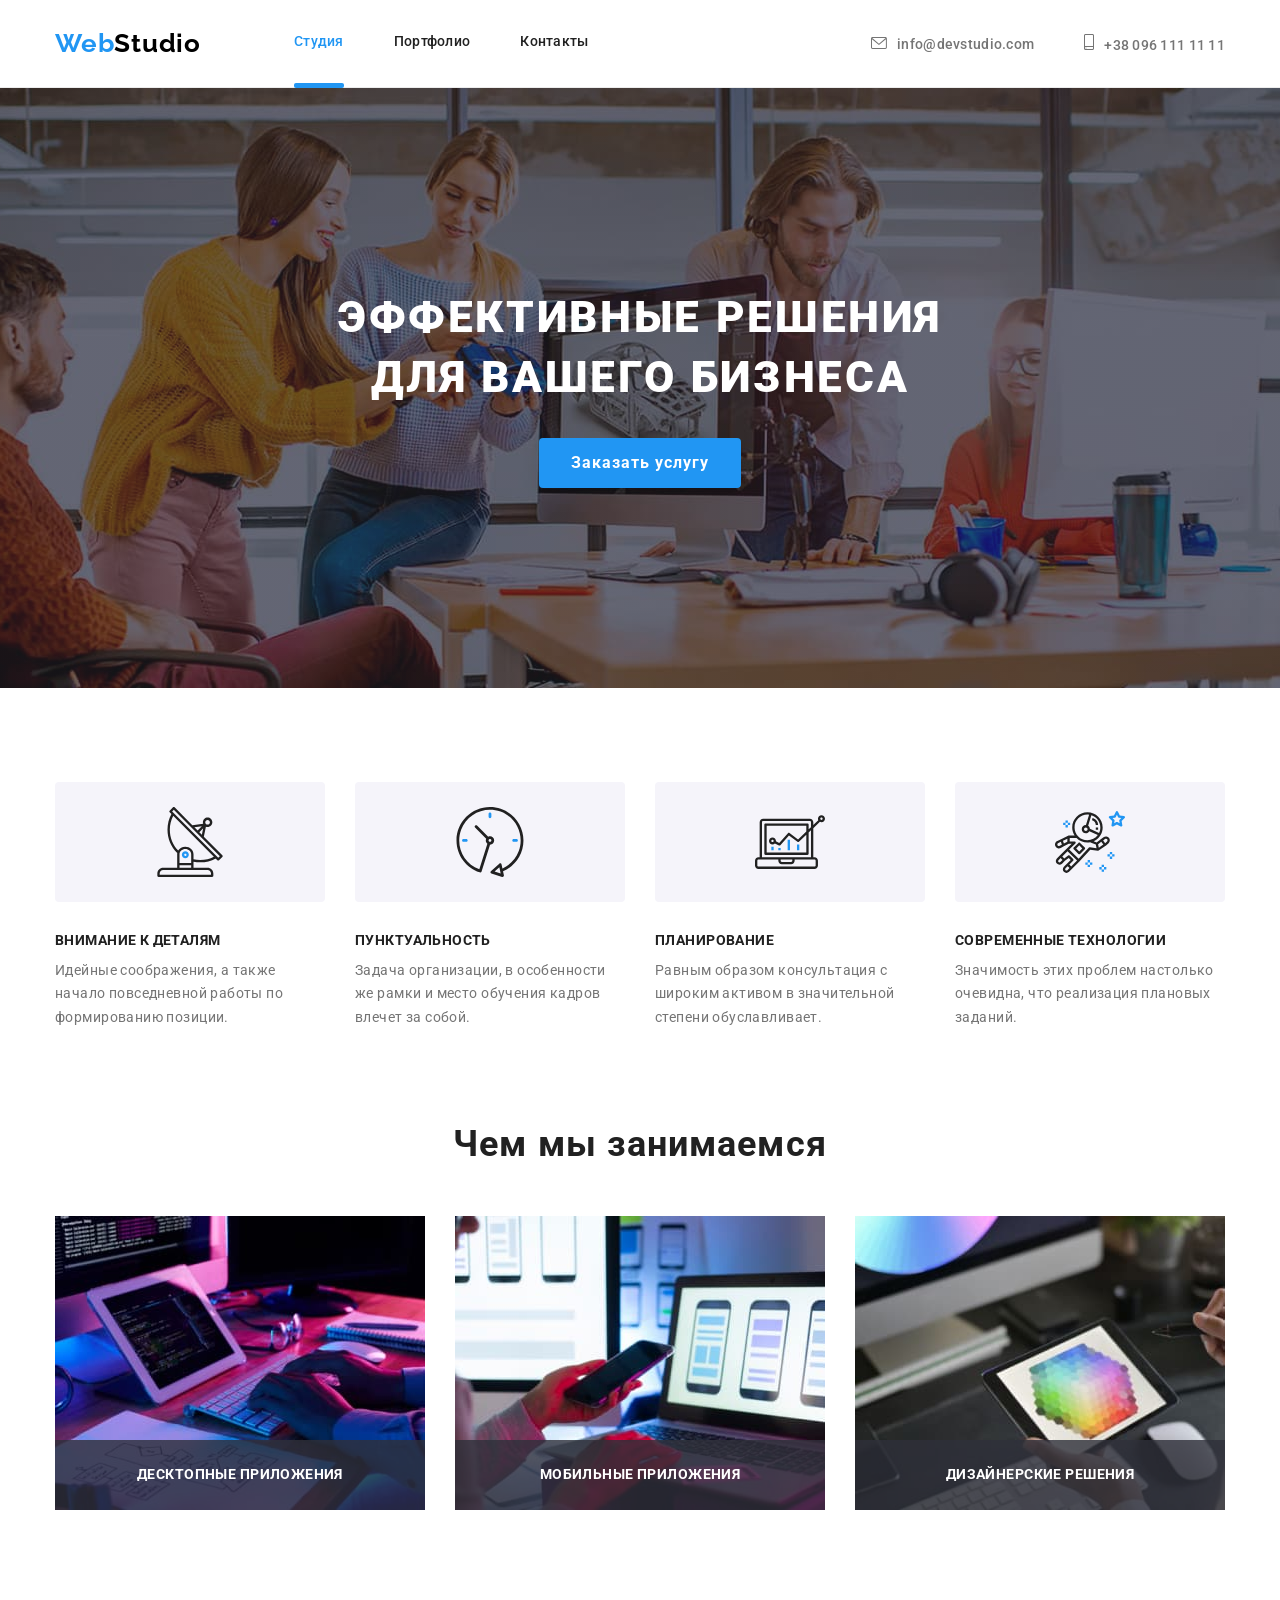
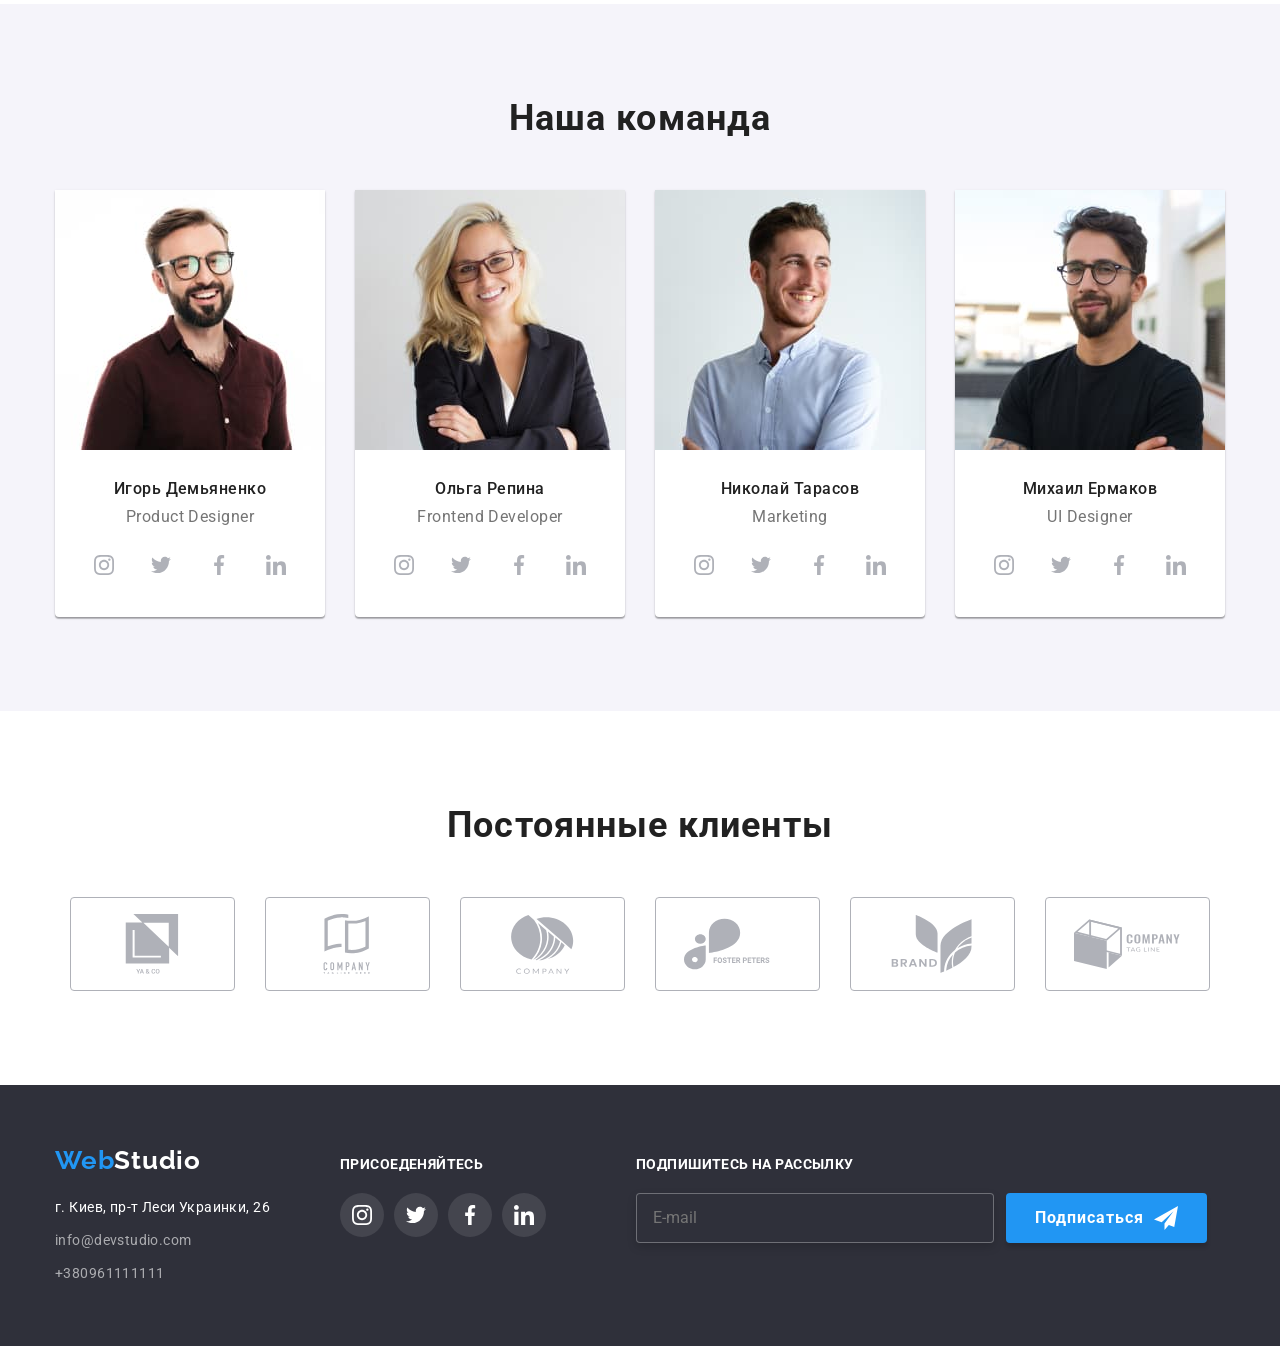
<file: index.html>
<!DOCTYPE html>
<html lang="ru">
  <head>
    <meta charset="UTF-8" />
    <meta http-equiv="X-UA-Compatible" content="IE=edge" />
    <meta name="viewport" content="width=device-width, initial-scale=1.0" />
    <title>GoIT Markup HW07</title>
    <!-- Add Google Fonts -->
    <link rel="preconnect" href="https://fonts.googleapis.com" />
    <link rel="preconnect" href="https://fonts.gstatic.com" crossorigin />
    <link
      href="https://fonts.googleapis.com/css2?family=Raleway:wght@700&family=Roboto:wght@400;500;700;900&display=swap"
      rel="stylesheet"
    />
    <!-- Modern-normalize CSS -->
    <link
      rel="stylesheet"
      href="https://cdnjs.cloudflare.com/ajax/libs/modern-normalize/1.0.0/modern-normalize.min.css"
    />
    <!-- Add CSS  -->
    <link rel="stylesheet" href="./css/main.min.css" />
  </head>
  <body class="body no-scroll">
    <!-- Шапка -->
    <header class="site-header">
      <div class="container header-box">
        <a href="./index.html" class="logo">Web<span class="logo_head">Studio</span></a>
        <nav class="site-nav">
          <ul class="header-nav">
            <li class="header-nav__item">
              <a href="./index.html" class="header-nav__link header-nav__link--active">Студия</a>
            </li>
            <li class="header-nav__item header-nav__item--append">
              <a href="./portfolio.html" class="header-nav__link">Портфолио</a>
            </li>
            <li class="header-nav__item header-nav__item--append">
              <a href="#" class="header-nav__link">Контакты</a>
            </li>
          </ul>
        </nav>
        <ul class="contact-list">
          <li class="contact-list__item">
            <a href="mailto:info@devstudio.com" class="contact-list__link"
              ><svg class="contact_list__icon" width="16" height="12">
                <use href="./images/icons.svg#icon-mail"></use></svg
              >info@devstudio.com</a
            >
          </li>
          <li class="contact-list__item contact-list__item--append">
            <a href="tel:+380961111111" class="contact-list__link"
              ><svg class="contact_list__icon" width="10" height="16">
                <use href="./images/icons.svg#icon-phone"></use></svg
              >+38 096 111 11 11</a
            >
          </li>
        </ul>
        <button type="button" class="menu-toggle js-open-menu">
          <svg width="40" height="40">
            <use href="./images/icons.svg#mob-menu" class="icon-menu"></use>
          </svg>
        </button>
      </div>
      <!--Mobile menu-->
      <div class="mob-menu js-menu-container">
        <div class="mobmenu-box">
          <div class="mobmenu-box__item">
            <button type="button" class="menu-toggle js-close-menu">
              <svg width="40" height="40">
                <use href="./images/icons.svg#mob-close" class="icon-cross"></use>
              </svg>
            </button>
            <nav class="">
              <ul class="menu-nav list">
                <li class="menu-nav__item">
                  <a href="./index.html" class="menu-nav__link menu-nav__link--active"> Студия </a>
                </li>
                <li class="menu-nav__item">
                  <a href="./portfolio.html" class="menu-nav__link"> Портфолио </a>
                </li>
                <li class="menu-nav__item"><a href="./" class="menu-nav__link"> Контакты </a></li>
              </ul>
            </nav>
          </div>
          <div class="mobmenu-box__item">
            <ul class="menu-contact list">
              <li class="menu-contact__item">
                <a href="tel:+380961111111" class="menu-contact__link menu-contact__link--phone">
                  +38 096 111 11 11
                </a>
              </li>
              <li class="menu-contact__item">
                <a href="mailto:info@devstudio.com" class="menu-contact__link menu-contact__email">
                  info@devstudio.com
                </a>
              </li>
            </ul>

            <ul class="menu-social list">
              <li class="menu-social__item">
                <a href="https://www.instagram.com/" class="menu-social__link"> Instagram </a>
              </li>
              <li class="menu-social__item">
                <a href="https://twitter.com/" class="menu-social__link"> Twitter </a>
              </li>
              <li class="menu-social__item">
                <a href="https://www.facebook.com/" class="menu-social__link"> Facebook </a>
              </li>
              <li class="menu-social__item">
                <a href="https://www.linkedin.com" class="menu-social__link"> LinkedIn </a>
              </li>
            </ul>
          </div>
        </div>
      </div>
    </header>
    <!-- Основа сайта -->
    <main>
      <!-- Банер -->
      <section class="section banner">
        <div class="container">
          <h1 class="tittle banner__tittle">
            Эффективные решения <br />
            для вашего бизнеса
          </h1>
          <button type="button" class="button banner__btn" data-modal-open>Заказать услугу</button>
          <!-- Backdrop -->
          <div class="backdrop is-hidden" data-modal>
            <div class="modal">
              <button type="button" data-modal-close class="btn-close">
                <svg class="icon-close" width="30" height="30">
                  <use href="./images/icons.svg#icon-close"></use>
                </svg>
              </button>
              <h2 class="tittle modal_tittle">Оставьте свои данные, мы вам перезвоним</h2>
              <form class="order_form">
                <div class="box_input">
                  <label for="name">Имя</label>
                  <input class="form_input" type="text" name="name" id="name" />
                  <svg class="form-icon" width="18" height="18">
                    <use href="./images/icons.svg#icon-person_form"></use>
                  </svg>
                </div>
                <div class="box_input">
                  <label for="tel">Телефон</label>
                  <input class="form_input" type="tel" name="tel" id="tel" />
                  <svg class="form-icon" width="18" height="18">
                    <use href="./images/icons.svg#icon-phone_form"></use>
                  </svg>
                </div>
                <div class="box_input">
                  <label for="email">Почта</label>
                  <input class="form_input" type="email" name="email" id="email" />
                  <svg class="form-icon" width="18" height="18">
                    <use href="./images/icons.svg#icon-email_form"></use>
                  </svg>
                </div>
                <div class="box_input">
                  <label for="comment">Комментарий</label>
                  <textarea
                    class="form_comment"
                    name="comment"
                    id="comment"
                    rows="10"
                    placeholder="Введите текст"
                  ></textarea>
                </div>

                <label class="order_check">
                  <input class="inp_checkbox" type="checkbox" />
                  <span class="icon_checkbox"></span>
                  <span
                    >Соглашаюсь с рассылкой и ипринимаю
                    <a class="link" href="#">Условия договора</a></span
                  >
                </label>
                <button type="submit" class="order_btn">Отправить</button>
              </form>
            </div>
          </div>
        </div>
      </section>
      <!--  Преимущества -->
      <section class="section peculiar">
        <div class="container">
          <h2 class="tittle visually-hidden">Наши преимущества</h2>
          <ul class="pec-post">
            <li class="pec-post__item">
              <div class="pec-box">
                <svg class="pec-box__icon">
                  <use href="./images/icons.svg#icon-antenna"></use>
                </svg>
              </div>
              <h3 class="tittle pec-post__tittle">Внимание к деталям</h3>
              <p class="pec-post__text text">
                Идейные соображения, а также начало повседневной работы по формированию позиции.
              </p>
            </li>
            <li class="pec-post__item pec-post__item--append">
              <div class="pec-box">
                <svg class="pec-box__icon">
                  <use href="./images/icons.svg#icon-clock"></use>
                </svg>
              </div>
              <h3 class="tittle pec-post__tittle">Пунктуальность</h3>
              <p class="pec-post__text text">
                Задача организации, в особенности же рамки и место обучения кадров влечет за собой.
              </p>
            </li>
            <li class="pec-post__item pec-post__item--append">
              <div class="pec-box">
                <svg class="pec-box__icon">
                  <use href="./images/icons.svg#icon-diagram"></use>
                </svg>
              </div>
              <h3 class="tittle pec-post__tittle">Планирование</h3>
              <p class="pec-post__text text">
                Равным образом консультация с широким активом в значительной степени обуславливает.
              </p>
            </li>
            <li class="pec-post__item pec-post__item--append">
              <div class="pec-box">
                <svg class="pec-box__icon">
                  <use href="./images/icons.svg#icon-astronaut"></use>
                </svg>
              </div>
              <h3 class="tittle pec-post__tittle">Современные технологии</h3>
              <p class="pec-post__text text">
                Значимость этих проблем настолько очевидна, что реализация плановых заданий.
              </p>
            </li>
          </ul>
        </div>
      </section>
      <!-- Чем мы занимаемся -->
      <section class="section">
        <div class="container">
          <h2 class="tittle work__tittle">Чем мы занимаемся</h2>
          <ul class="work">
            <li class="work__item">
              <div class="work-box">
                <img
                  srcset="images/box1.jpg 1x, images/box1@2x.jpg 2x"
                  src="images/box1.jpg"
                  alt="Разработка"
                  width="370"
                />
                <div class="box-label">
                  <p class="text box-label__text">Десктопные приложения</p>
                </div>
              </div>
            </li>
            <li class="work__item work__item--append">
              <div class="work-box">
                <img
                  srcset="images/box2.jpg 1x, images/box2@2x.jpg 2x"
                  src="./images/box2.jpg"
                  alt="Разработка"
                  width="370"
                />
                <div class="box-label">
                  <p class="text box-label__text">Мобильные приложения</p>
                </div>
              </div>
            </li>
            <li class="work__item work__item--append">
              <div class="work-box">
                <img
                  srcset="images/box3.jpg 1x, images/box3@2x.jpg 2x"
                  src="images/box3.jpg"
                  alt="Разработка"
                  width="370"
                />
                <div class="box-label">
                  <p class="text box-label__text">Дизайнерские решения</p>
                </div>
              </div>
            </li>
          </ul>
        </div>
      </section>
      <!-- Наша команда -->
      <section class="section our-team">
        <div class="container">
          <h2 class="tittle our-team__tittle">Наша команда</h2>
          <ul class="pers-cart">
            <li class="pers-cart__item">
              <img
                class="photo"
                srcset="
                  ./images/per1.jpg        270w,
                  ./images/per1-tab.jpg    354w,
                  ./images/per1-mob.jpg    450w,
                  ./images/per1-des@2x.jpg 540w,
                  ./images/per1-tab@2x.jpg 708w,
                  ./images/per1-des@4.jpg  810w,
                  ./images/per1-mob@2x.jpg 900w
                "
                sizes="(min-width: 1200px) 270px, (min-width: 768px) 354px,(min-width: 480px) 450px, 100vw"
                src="images/per1.jpg"
                alt="Игорь Демьяненко"
              />
              <div class="pers-label">
                <h3 class="tittle pers-label__name">Игорь Демьяненко</h3>
                <p class="text pers-label__prof">Product Designer</p>
                <ul class="pers-social">
                  <li>
                    <a class="pers-social__link" href="#">
                      <svg class="pers-social__icon" width="20" height="20" viewBox="0 0 20 20">
                        <use href="./images/icons.svg#icon-instagram"></use>
                      </svg>
                    </a>
                  </li>
                  <li>
                    <a class="pers-social__link pers-social__link--append" href="#">
                      <svg class="pers-social__icon" width="20" height="20" viewBox="0 0 20 20">
                        <use href="./images/icons.svg#icon-twitter"></use>
                      </svg>
                    </a>
                  </li>
                  <li>
                    <a class="pers-social__link pers-social__link--append" href="#">
                      <svg class="pers-social__icon" width="20" height="20" viewBox="0 0 20 20">
                        <use href="./images/icons.svg#icon-facebook"></use>
                      </svg>
                    </a>
                  </li>
                  <li>
                    <a class="pers-social__link pers-social__link--append" href="#">
                      <svg class="pers-social__icon" width="20" height="20" viewBox="0 0 20 20">
                        <use href="./images/icons.svg#icon-linkedin"></use>
                      </svg>
                    </a>
                  </li>
                </ul>
              </div>
            </li>
            <li class="pers-cart__item pers-cart__item--append">
              <img
                class="photo"
                srcset="
                  ./images/per2.jpg        270w,
                  ./images/per2-tab.jpg    354w,
                  ./images/per2-mob.jpg    450w,
                  ./images/per2-des@2x.jpg 540w,
                  ./images/per2-tab@2x.jpg 708w,
                  ./images/per2-des@4.jpg  810w,
                  ./images/per2-mob@2x.jpg 900w
                "
                sizes="(min-width: 1200px) 270px, (min-width: 768px) 354px,(min-width: 480px) 450px, 100vw"
                src="images/per2.jpg"
                alt="Ольга Репина"
              />
              <div class="pers-label">
                <h3 class="tittle pers-label__name">Ольга Репина</h3>
                <p class="text pers-label__prof">Frontend Developer</p>
                <ul class="pers-social">
                  <li>
                    <a class="pers-social__link" href="#">
                      <svg class="pers-social__icon" width="20" height="20" viewBox="0 0 20 20">
                        <use href="./images/icons.svg#icon-instagram"></use>
                      </svg>
                    </a>
                  </li>
                  <li>
                    <a class="pers-social__link pers-social__link--append" href="#">
                      <svg class="pers-social__icon" width="20" height="20" viewBox="0 0 20 20">
                        <use href="./images/icons.svg#icon-twitter"></use>
                      </svg>
                    </a>
                  </li>
                  <li>
                    <a class="pers-social__link pers-social__link--append" href="#">
                      <svg class="pers-social__icon" width="20" height="20" viewBox="0 0 20 20">
                        <use href="./images/icons.svg#icon-facebook"></use>
                      </svg>
                    </a>
                  </li>
                  <li>
                    <a class="pers-social__link pers-social__link--append" href="#">
                      <svg class="pers-social__icon" width="20" height="20" viewBox="0 0 20 20">
                        <use href="./images/icons.svg#icon-linkedin"></use>
                      </svg>
                    </a>
                  </li>
                </ul>
              </div>
            </li>
            <li class="pers-cart__item pers-cart__item--append">
              <img
                class="photo"
                srcset="
                  ./images/per3.jpg        270w,
                  ./images/per3-tab.jpg    354w,
                  ./images/per3-mob.jpg    450w,
                  ./images/per3-des@2x.jpg 540w,
                  ./images/per3-tab@2x.jpg 708w,
                  ./images/per3-des@4.jpg  810w,
                  ./images/per3-mob@2x.jpg 900w
                "
                sizes="(min-width: 1200px) 270px, (min-width: 768px) 354px,(min-width: 480px) 450px, 100vw"
                src="images/per3.jpg"
                alt="Николай Тарасов"
              />
              <div class="pers-label">
                <h3 class="tittle pers-label__name">Николай Тарасов</h3>
                <p class="text pers-label__prof">Marketing</p>
                <ul class="pers-social">
                  <li>
                    <a class="pers-social__link" href="#">
                      <svg class="pers-social__icon" width="20" height="20" viewBox="0 0 20 20">
                        <use href="./images/icons.svg#icon-instagram"></use>
                      </svg>
                    </a>
                  </li>
                  <li>
                    <a class="pers-social__link pers-social__link--append" href="#">
                      <svg class="pers-social__icon" width="20" height="20" viewBox="0 0 20 20">
                        <use href="./images/icons.svg#icon-twitter"></use>
                      </svg>
                    </a>
                  </li>
                  <li>
                    <a class="pers-social__link pers-social__link--append" href="#">
                      <svg class="pers-social__icon" width="20" height="20" viewBox="0 0 20 20">
                        <use href="./images/icons.svg#icon-facebook"></use>
                      </svg>
                    </a>
                  </li>
                  <li>
                    <a class="pers-social__link pers-social__link--append" href="#">
                      <svg class="pers-social__icon" width="20" height="20" viewBox="0 0 20 20">
                        <use href="./images/icons.svg#icon-linkedin"></use>
                      </svg>
                    </a>
                  </li>
                </ul>
              </div>
            </li>
            <li class="pers-cart__item pers-cart__item--append">
              <img
                class="photo"
                srcset="
                  ./images/per4.jpg        270w,
                  ./images/per4-tab.jpg    354w,
                  ./images/per4-mob.jpg    450w,
                  ./images/per4-des@2x.jpg 540w,
                  ./images/per4-tab@2x.jpg 708w,
                  ./images/per4-des@4.jpg  810w,
                  ./images/per4-mob@2x.jpg 900w
                "
                sizes="(min-width: 1200px) 270px, (min-width: 768px) 354px,(min-width: 480px) 450px, 100vw"
                src="images/per4.jpg"
                alt="Михаил Ермаков"
              />
              <div class="pers-label">
                <h3 class="tittle pers-label__name">Михаил Ермаков</h3>
                <p class="text pers-label__prof">UI Designer</p>
                <ul class="pers-social">
                  <li>
                    <a class="pers-social__link" href="#">
                      <svg class="pers-social__icon" width="20" height="20" viewBox="0 0 20 20">
                        <use href="./images/icons.svg#icon-instagram"></use>
                      </svg>
                    </a>
                  </li>
                  <li>
                    <a class="pers-social__link pers-social__link--append" href="#">
                      <svg class="pers-social__icon" width="20" height="20" viewBox="0 0 20 20">
                        <use href="./images/icons.svg#icon-twitter"></use>
                      </svg>
                    </a>
                  </li>
                  <li>
                    <a class="pers-social__link pers-social__link--append" href="#">
                      <svg class="pers-social__icon" width="20" height="20" viewBox="0 0 20 20">
                        <use href="./images/icons.svg#icon-facebook"></use>
                      </svg>
                    </a>
                  </li>
                  <li>
                    <a class="pers-social__link pers-social__link--append" href="#">
                      <svg class="pers-social__icon" width="20" height="20" viewBox="0 0 20 20">
                        <use href="./images/icons.svg#icon-linkedin"></use>
                      </svg>
                    </a>
                  </li>
                </ul>
              </div>
            </li>
          </ul>
        </div>
      </section>
      <!-- Постоянные клиенты -->
      <section class="section">
        <div class="container">
          <h2 class="tittle our-client__tittle">Постоянные клиенты</h2>
          <ul class="client-post list">
            <li class="client-post__item">
              <a class="client-post__link" href="#"
                ><svg class="client-post__icon" width="106" height="60">
                  <use href="./images/icons.svg#icon-client1"></use>
                </svg>
              </a>
            </li>
            <li class="client-post__item client-post__item--append">
              <a class="client-post__link" href=""
                ><svg class="client-post__icon" width="106" height="60">
                  <use href="./images/icons.svg#icon-client2"></use></svg
              ></a>
            </li>
            <li class="client-post__item client-post__item--append">
              <a class="client-post__link" href=""
                ><svg class="client-post__icon" width="106" height="60">
                  <use href="./images/icons.svg#icon-client3"></use></svg
              ></a>
            </li>
            <li class="client-post__item client-post__item--append">
              <a class="client-post__link" href=""
                ><svg class="client-post__icon" width="106" height="60">
                  <use href="./images/icons.svg#icon-client4"></use></svg
              ></a>
            </li>
            <li class="client-post__item client-post__item--append">
              <a class="client-post__link" href=""
                ><svg class="client-post__icon" width="106" height="60">
                  <use href="./images/icons.svg#icon-client5"></use></svg
              ></a>
            </li>
            <li class="client-post__item client-post__item--append">
              <a class="client-post__link" href=""
                ><svg class="client-post__icon" width="106" height="60">
                  <use href="./images/icons.svg#icon-client6"></use></svg
              ></a>
            </li>
          </ul>
        </div>
      </section>
    </main>
    <!-- Footer -->
    <footer class="footer">
      <div class="container">
        <div class="footer-box">
          <div class="tab-flex">
            <div class="footer-box__item footer-box__item--prepend">
              <a href="index.html" class="logo logo--center"
                >Web<span class="logo_footer">Studio</span></a
              >
              <address class="footer-address">
                <p class="footer-address__text text">г. Киев, пр-т Леси Украинки, 26</p>
                <ul class="address-post list">
                  <li class="address-post__item address-post__item--prepend">
                    <a href="mailto:info@devstudio.com" class="address-post__link"
                      >info@devstudio.com</a
                    >
                  </li>
                  <li class="address-post__item">
                    <a href="tel:+380961111111" class="address-post__link">+380961111111</a>
                  </li>
                </ul>
              </address>
            </div>
            <div class="footer-box__item">
              <p class="footer-box__tittle text">ПРИСОЕДЕНЯЙТЕСЬ</p>
              <ul class="footer-soclist list">
                <li class="footer-soclist__item footer-soclist__item--prepend">
                  <a class="footer-soclist__link" href="#">
                    <svg class="footer-soclist__icon" width="20" height="20" viewBox="0 0 20 20">
                      <use href="./images/icons.svg#icon-instagram"></use>
                    </svg>
                  </a>
                </li>
                <li class="footer-soclist__item footer-soclist__item--prepend">
                  <a class="footer-soclist__link" href="#">
                    <svg class="footer-soclist__icon" width="20" height="20" viewBox="0 0 20 20">
                      <use href="./images/icons.svg#icon-twitter"></use>
                    </svg>
                  </a>
                </li>
                <li class="footer-soclist__item footer-soclist__item--prepend">
                  <a class="footer-soclist__link" href="#">
                    <svg class="footer-soclist__icon" width="20" height="20" viewBox="0 0 20 20">
                      <use href="./images/icons.svg#icon-facebook"></use>
                    </svg>
                  </a>
                </li>
                <li class="footer-soclist__item">
                  <a class="footer-soclist__link" href="#">
                    <svg class="footer-soclist__icon" width="20" height="20" viewBox="0 0 20 20">
                      <use href="./images/icons.svg#icon-linkedin"></use>
                    </svg>
                  </a>
                </li>
              </ul>
            </div>
          </div>
          <div class="footer-box__item footer-box__item--append">
            <p class="footer-box__tittle text">Подпишитесь на рассылку</p>
            <form class="footer-box__form">
              <input class="footer-box__input" type="text" placeholder="E-mail" />
              <button type="submit" class="footer-box__btn button">
                Подписаться<svg
                  class="btn__icon--append"
                  width="24"
                  height="24"
                  viewBox="0 0 24 24"
                >
                  <use href="./images/icons.svg#icon-send"></use>
                </svg>
              </button>
            </form>
          </div>
        </div>
      </div>
    </footer>
    <script src="./js/modal.js"></script>
    <script src="js/mobile-menu.js"></script>
  </body>
</html>
</file>
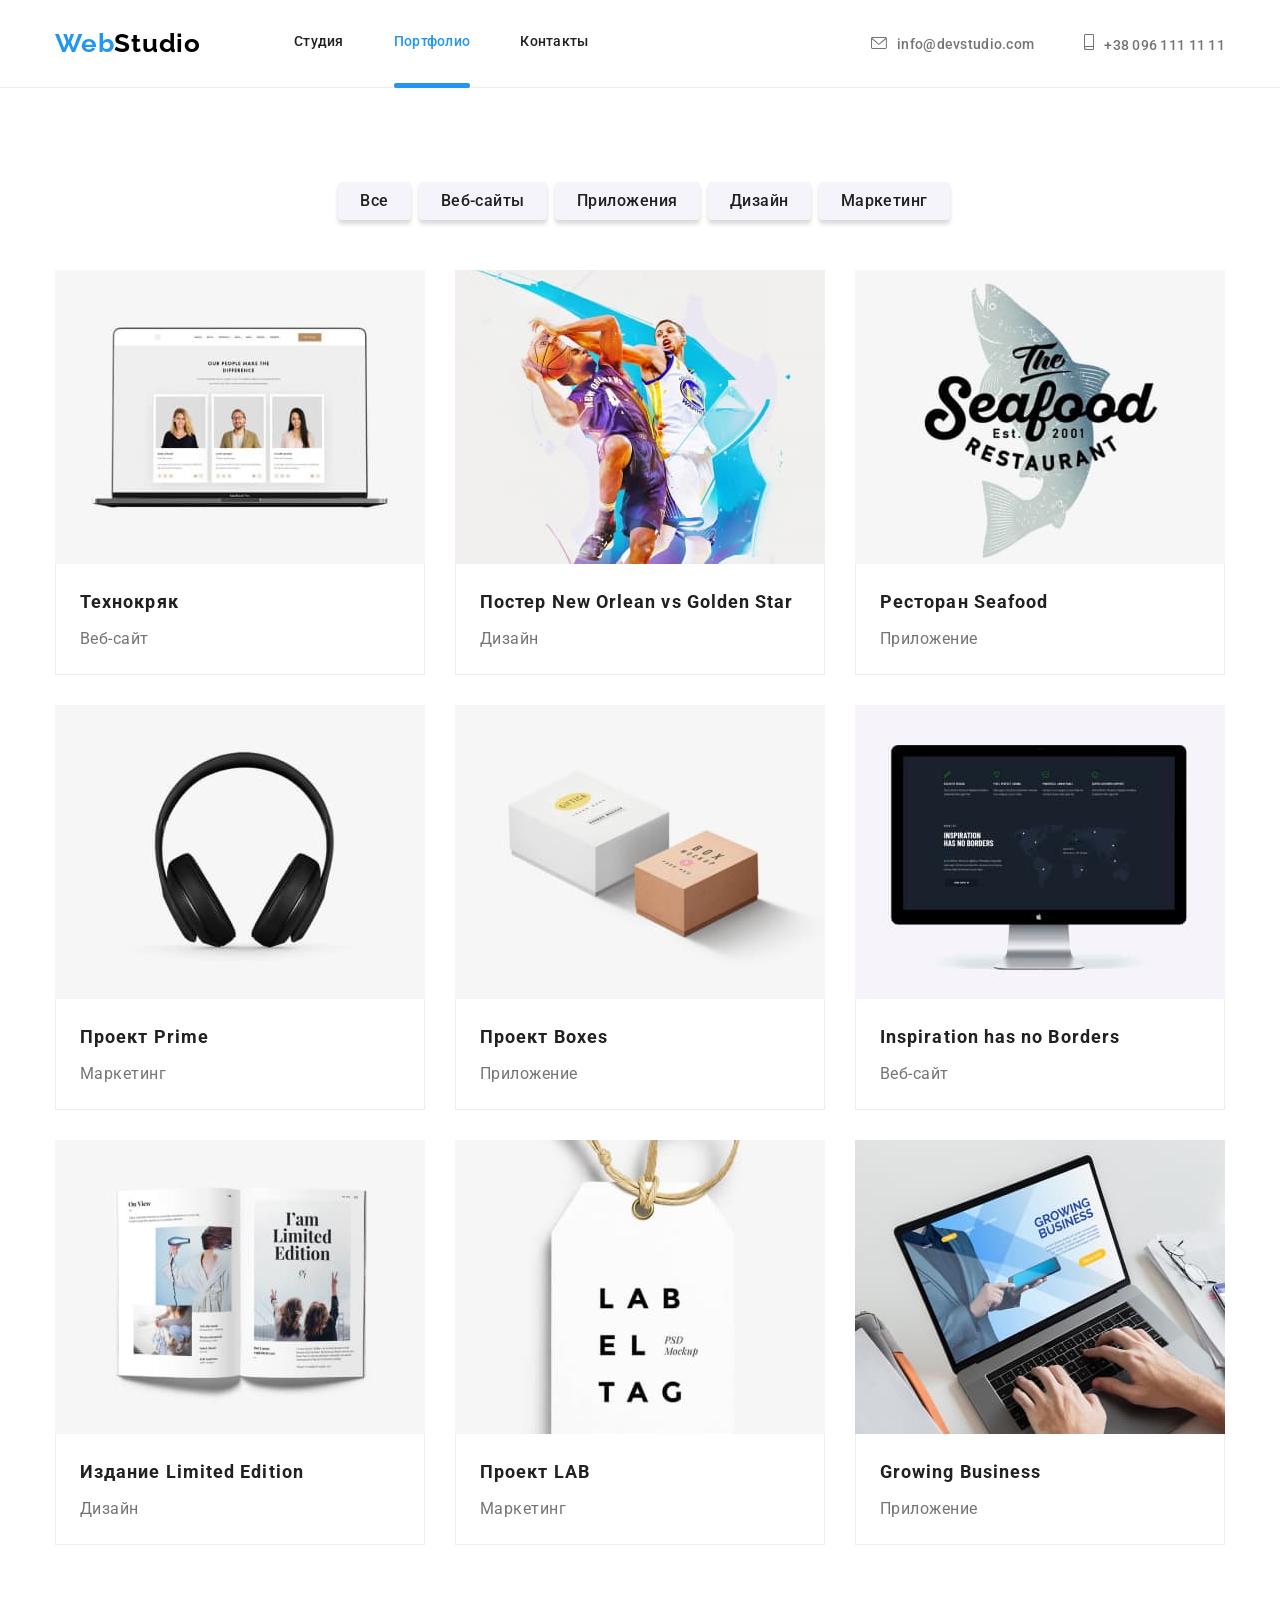
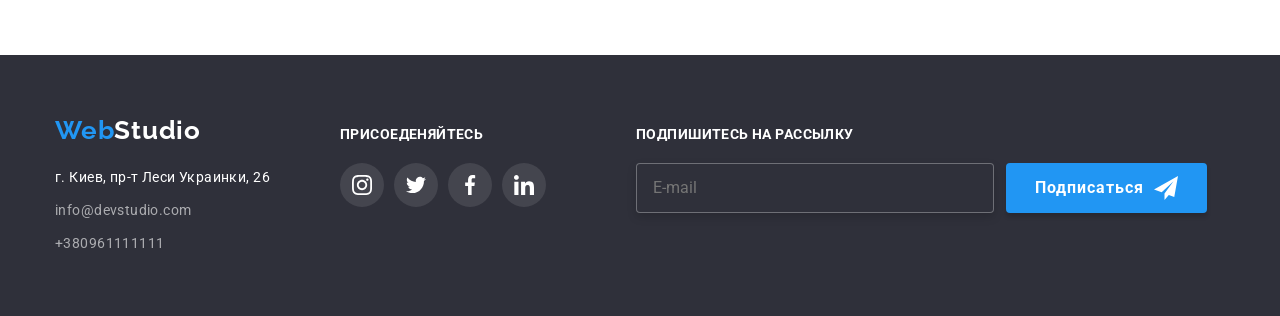
<file: portfolio.html>
<!DOCTYPE html>
<html lang="ru">
  <head>
    <meta charset="UTF-8" />
    <meta http-equiv="X-UA-Compatible" content="IE=edge" />
    <meta name="viewport" content="width=device-width, initial-scale=1.0" />
    <title>GoIT Markup HW07</title>
    <!-- Add Google Fonts -->
    <link rel="preconnect" href="https://fonts.googleapis.com" />
    <link rel="preconnect" href="https://fonts.gstatic.com" crossorigin />
    <link
      href="https://fonts.googleapis.com/css2?family=Raleway:wght@700&family=Roboto:wght@400;500;700;900&display=swap"
      rel="stylesheet"
    />
    <!-- Modern-normalize CSS -->
    <link
      rel="stylesheet"
      href="https://cdnjs.cloudflare.com/ajax/libs/modern-normalize/1.0.0/modern-normalize.min.css"
    />
    <!-- Add CSS  -->
    <link rel="stylesheet" href="./css/main.min.css" />
  </head>
  <body class="body">
    <!-- Шапка -->
    <header class="site-header">
      <div class="container header-box">
        <a href="./index.html" class="logo">Web<span class="logo_head">Studio</span></a>
        <nav class="site-nav">
          <ul class="header-nav">
            <li class="header-nav__item">
              <a href="./index.html" class="header-nav__link">Студия</a>
            </li>
            <li class="header-nav__item header-nav__item--append">
              <a href="./portfolio.html" class="header-nav__link header-nav__link--active"
                >Портфолио</a
              >
            </li>
            <li class="header-nav__item header-nav__item--append">
              <a href="#" class="header-nav__link">Контакты</a>
            </li>
          </ul>
        </nav>
        <ul class="contact-list">
          <li class="contact-list__item">
            <a href="mailto:info@devstudio.com" class="contact-list__link"
              ><svg class="contact_list__icon" width="16" height="12">
                <use href="./images/icons.svg#icon-mail"></use></svg
              >info@devstudio.com</a
            >
          </li>
          <li class="contact-list__item contact-list__item--append">
            <a href="tel:+380961111111" class="contact-list__link"
              ><svg class="contact_list__icon" width="10" height="16">
                <use href="./images/icons.svg#icon-phone"></use></svg
              >+38 096 111 11 11</a
            >
          </li>
        </ul>
        <button type="button" class="menu-toggle js-open-menu">
          <svg width="40" height="40">
            <use href="./images/icons.svg#mob-menu" class="icon-menu"></use>
          </svg>
        </button>
      </div>
      <!--Mobile menu-->
      <div class="mob-menu js-menu-container">
        <div class="mobmenu-box">
          <div class="mobmenu-box__item">
            <button type="button" class="menu-toggle js-close-menu">
              <svg width="40" height="40">
                <use href="./images/icons.svg#mob-close" class="icon-cross"></use>
              </svg>
            </button>
            <nav class="">
              <ul class="menu-nav list">
                <li class="menu-nav__item">
                  <a href="./index.html" class="menu-nav__link"> Студия </a>
                </li>
                <li class="menu-nav__item">
                  <a href="./portfolio.html" class="menu-nav__link menu-nav__link--active">
                    Портфолио
                  </a>
                </li>
                <li class="menu-nav__item"><a href="./" class="menu-nav__link"> Контакты </a></li>
              </ul>
            </nav>
          </div>
          <div class="mobmenu-box__item">
            <ul class="menu-contact list">
              <li class="menu-contact__item">
                <a href="tel:+380961111111" class="menu-contact__link menu-contact__link--phone">
                  +38 096 111 11 11
                </a>
              </li>
              <li class="menu-contact__item">
                <a href="mailto:info@devstudio.com" class="menu-contact__link menu-contact__email">
                  info@devstudio.com
                </a>
              </li>
            </ul>

            <ul class="menu-social list">
              <li class="menu-social__item">
                <a href="https://www.instagram.com/" class="menu-social__link"> Instagram </a>
              </li>
              <li class="menu-social__item">
                <a href="https://twitter.com/" class="menu-social__link"> Twitter </a>
              </li>
              <li class="menu-social__item">
                <a href="https://www.facebook.com/" class="menu-social__link"> Facebook </a>
              </li>
              <li class="menu-social__item">
                <a href="https://www.linkedin.com" class="menu-social__link"> LinkedIn </a>
              </li>
            </ul>
          </div>
        </div>
      </div>
    </header>
    <!-- Портфолио -->
    <main>
      <section class="section">
        <div class="container">
          <h1 class="visually-hidden">Портфолио</h1>
          <ul class="pf-filter list">
            <li class="pf-filter__item pf-filter__item--append">
              <button type="button" class="button pf-filter__btn">Все</button>
            </li>
            <li class="pf-filter__item pf-filter__item--append">
              <button type="button" class="button pf-filter__btn">Веб-сайты</button>
            </li>
            <li class="pf-filter__item pf-filter__item--append">
              <button type="button" class="button pf-filter__btn">Приложения</button>
            </li>
            <li class="pf-filter__item pf-filter__item--append">
              <button type="button" class="button pf-filter__btn">Дизайн</button>
            </li>
            <li class="pf-filter__item pf-filter__item--append">
              <button type="button" class="button pf-filter__btn">Маркетинг</button>
            </li>
          </ul>
          <ul class="product-cart__wraper">
            <li class="product-cart">
              <a href="#" class="product-cart__link">
                <div class="cart-header">
                  <div class="product-cart__overlay">
                    <p class="text cart-header__text">
                      По своей сути рыбатекст является альтернативой традиционному lorem ipsum,
                      который вызывает у некторых людей недоумение при попытках прочитать рыбу текст
                    </p>
                  </div>
                  <img
                    srcset="
                      ./images/pf-img1-tab.jpg    354w,
                      ./images/pf-img1.jpg        370w,
                      ./images/pf-img1-mob.jpg    450w,
                      ./images/pf-img1-tab@2x.jpg 708w,
                      ./images/pf-img1-des@2x.jpg 740w,
                      ./images/pf-img1-mob@2x.jpg 900w
                    "
                    sizes="(min-width: 1200px) 370px, (min-width: 768px) 354px,(min-width: 480px) 450px, 100vw"
                    src="./images/pf-img1.jpg"
                    alt=""
                  />
                </div>
                <div class="cart-footer">
                  <h2 class="cart-footer__name tittle">Технокряк</h2>
                  <p class="cart-footer__products text">Веб-сайт</p>
                </div>
              </a>
            </li>
            <li class="product-cart">
              <a href="#" class="product-cart__link">
                <div class="cart-header">
                  <div class="product-cart__overlay">
                    <p class="text cart-header__text">
                      По своей сути рыбатекст является альтернативой традиционному lorem ipsum,
                      который вызывает у некторых людей недоумение при попытках прочитать рыбу текст
                    </p>
                  </div>
                  <img
                    srcset="
                      ./images/pf-img2-tab.jpg    354w,
                      ./images/pf-img2.jpg        370w,
                      ./images/pf-img2-mob.jpg    450w,
                      ./images/pf-img2-tab@2x.jpg 708w,
                      ./images/pf-img2-des@2x.jpg 740w,
                      ./images/pf-img2-mob@2x.jpg 900w
                    "
                    sizes="(min-width: 1200px) 370px, (min-width: 768px) 354px,(min-width: 480px) 450px, 100vw"
                    src="./images/pf-img2.jpg"
                    alt=""
                  />
                </div>
                <div class="cart-footer">
                  <h2 class="cart-footer__name tittle">Постер New Orlean vs Golden Star</h2>
                  <p class="cart-footer__products text">Дизайн</p>
                </div>
              </a>
            </li>
            <li class="product-cart">
              <a href="#" class="product-cart__link">
                <div class="cart-header">
                  <div class="product-cart__overlay">
                    <p class="text cart-header__text">
                      По своей сути рыбатекст является альтернативой традиционному lorem ipsum,
                      который вызывает у некторых людей недоумение при попытках прочитать рыбу текст
                    </p>
                  </div>
                  <img
                    srcset="
                      ./images/pf-img3-tab.jpg    354w,
                      ./images/pf-img3.jpg        370w,
                      ./images/pf-img3-mob.jpg    450w,
                      ./images/pf-img3-tab@2x.jpg 708w,
                      ./images/pf-img3-des@2x.jpg 740w,
                      ./images/pf-img3-mob@2x.jpg 900w
                    "
                    sizes="(min-width: 1200px) 370px, (min-width: 768px) 354px,(min-width: 480px) 450px, 100vw"
                    src="./images/pf-img3.jpg"
                    alt=""
                  />
                </div>
                <div class="cart-footer">
                  <h2 class="cart-footer__name tittle">Ресторан Seafood</h2>
                  <p class="cart-footer__products text">Приложение</p>
                </div>
              </a>
            </li>
            <li class="product-cart">
              <a href="#" class="product-cart__link">
                <div class="cart-header">
                  <div class="product-cart__overlay">
                    <p class="text cart-header__text">
                      По своей сути рыбатекст является альтернативой традиционному lorem ipsum,
                      который вызывает у некторых людей недоумение при попытках прочитать рыбу текст
                    </p>
                  </div>
                  <img
                    srcset="
                      ./images/pf-img4-tab.jpg    354w,
                      ./images/pf-img4.jpg        370w,
                      ./images/pf-img4-mob.jpg    450w,
                      ./images/pf-img4-tab@2x.jpg 708w,
                      ./images/pf-img4-des@2x.jpg 740w,
                      ./images/pf-img4-mob@2x.jpg 900w
                    "
                    sizes="(min-width: 1200px) 370px, (min-width: 768px) 354px,(min-width: 480px) 450px, 100vw"
                    src="./images/pf-img4.jpg"
                    alt=""
                  />
                </div>
                <div class="cart-footer">
                  <h2 class="cart-footer__name tittle">Проект Prime</h2>
                  <p class="cart-footer__products text">Маркетинг</p>
                </div>
              </a>
            </li>
            <li class="product-cart">
              <a href="#" class="product-cart__link">
                <div class="cart-header">
                  <div class="product-cart__overlay">
                    <p class="text cart-header__text">
                      По своей сути рыбатекст является альтернативой традиционному lorem ipsum,
                      который вызывает у некторых людей недоумение при попытках прочитать рыбу текст
                    </p>
                  </div>
                  <img
                    srcset="
                      ./images/pf-img5-tab.jpg    354w,
                      ./images/pf-img5.jpg        370w,
                      ./images/pf-img5-mob.jpg    450w,
                      ./images/pf-img5-tab@2x.jpg 708w,
                      ./images/pf-img5-des@2x.jpg 740w,
                      ./images/pf-img5-mob@2x.jpg 900w
                    "
                    sizes="(min-width: 1200px) 370px, (min-width: 768px) 354px,(min-width: 480px) 450px, 100vw"
                    src="./images/pf-img5.jpg"
                    alt=""
                  />
                </div>
                <div class="cart-footer">
                  <h2 class="cart-footer__name tittle">Проект Boxes</h2>
                  <p class="cart-footer__products text">Приложение</p>
                </div>
              </a>
            </li>
            <li class="product-cart">
              <a href="#" class="product-cart__link">
                <div class="cart-header">
                  <div class="product-cart__overlay">
                    <p class="text cart-header__text">
                      По своей сути рыбатекст является альтернативой традиционному lorem ipsum,
                      который вызывает у некторых людей недоумение при попытках прочитать рыбу текст
                    </p>
                  </div>
                  <img
                    srcset="
                      ./images/pf-img6-tab.jpg    354w,
                      ./images/pf-img6.jpg        370w,
                      ./images/pf-img6-mob.jpg    450w,
                      ./images/pf-img6-tab@2x.jpg 708w,
                      ./images/pf-img6-des@2x.jpg 740w,
                      ./images/pf-img6-mob@2x.jpg 900w
                    "
                    sizes="(min-width: 1200px) 370px, (min-width: 768px) 354px,(min-width: 480px) 450px, 100vw"
                    src="./images/pf-img6.jpg"
                    alt=""
                  />
                </div>
                <div class="cart-footer">
                  <h2 class="cart-footer__name tittle">Inspiration has no Borders</h2>
                  <p class="cart-footer__products text">Веб-сайт</p>
                </div>
              </a>
            </li>
            <li class="product-cart">
              <a href="#" class="product-cart__link">
                <div class="cart-header">
                  <div class="product-cart__overlay">
                    <p class="text cart-header__text">
                      По своей сути рыбатекст является альтернативой традиционному lorem ipsum,
                      который вызывает у некторых людей недоумение при попытках прочитать рыбу текст
                    </p>
                  </div>
                  <img
                    srcset="
                      ./images/pf-img7-tab.jpg    354w,
                      ./images/pf-img7.jpg        370w,
                      ./images/pf-img7-mob.jpg    450w,
                      ./images/pf-img7-tab@2x.jpg 708w,
                      ./images/pf-img7-des@2x.jpg 740w,
                      ./images/pf-img7-mob@2x.jpg 900w
                    "
                    sizes="(min-width: 1200px) 370px, (min-width: 768px) 354px,(min-width: 480px) 450px, 100vw"
                    src="./images/pf-img7.jpg"
                    alt=""
                  />
                </div>
                <div class="cart-footer">
                  <h2 class="cart-footer__name tittle">Издание Limited Edition</h2>
                  <p class="cart-footer__products text">Дизайн</p>
                </div>
              </a>
            </li>
            <li class="product-cart">
              <a href="#" class="product-cart__link">
                <div class="cart-header">
                  <div class="product-cart__overlay">
                    <p class="text cart-header__text">
                      По своей сути рыбатекст является альтернативой традиционному lorem ipsum,
                      который вызывает у некторых людей недоумение при попытках прочитать рыбу текст
                    </p>
                  </div>
                  <img
                    srcset="
                      ./images/pf-img8-tab.jpg    354w,
                      ./images/pf-img8.jpg        370w,
                      ./images/pf-img8-mob.jpg    450w,
                      ./images/pf-img8-tab@2x.jpg 708w,
                      ./images/pf-img8-des@2x.jpg 740w,
                      ./images/pf-img8-mob@2x.jpg 900w
                    "
                    sizes="(min-width: 1200px) 370px, (min-width: 768px) 354px,(min-width: 480px) 450px, 100vw"
                    src="./images/pf-img8.jpg"
                    alt=""
                  />
                </div>
                <div class="cart-footer">
                  <h2 class="cart-footer__name tittle">Проект LAB</h2>
                  <p class="cart-footer__products text">Маркетинг</p>
                </div>
              </a>
            </li>
            <li class="product-cart">
              <a href="#" class="product-cart__link">
                <div class="cart-header">
                  <div class="product-cart__overlay">
                    <p class="text cart-header__text">
                      По своей сути рыбатекст является альтернативой традиционному lorem ipsum,
                      который вызывает у некторых людей недоумение при попытках прочитать рыбу текст
                    </p>
                  </div>
                  <img
                    srcset="
                      ./images/pf-img9-tab.jpg    354w,
                      ./images/pf-img9.jpg        370w,
                      ./images/pf-img9-mob.jpg    450w,
                      ./images/pf-img9-tab@2x.jpg 708w,
                      ./images/pf-img9-des@2x.jpg 740w,
                      ./images/pf-img9-mob@2x.jpg 900w
                    "
                    sizes="(min-width: 1200px) 370px, (min-width: 768px) 354px,(min-width: 480px) 450px, 100vw"
                    src="./images/pf-img9.jpg"
                    alt=""
                  />
                </div>
                <div class="cart-footer">
                  <h2 class="cart-footer__name tittle">Growing Business</h2>
                  <p class="cart-footer__products text">Приложение</p>
                </div>
              </a>
            </li>
          </ul>
        </div>
      </section>
    </main>
    <!-- Footer -->
    <footer class="footer">
      <div class="container">
        <div class="footer-box">
          <div class="tab-flex">
            <div class="footer-box__item footer-box__item--prepend">
              <a href="index.html" class="logo logo--center"
                >Web<span class="logo_footer">Studio</span></a
              >
              <address class="footer-address">
                <p class="footer-address__text text">г. Киев, пр-т Леси Украинки, 26</p>
                <ul class="address-post list">
                  <li class="address-post__item address-post__item--prepend">
                    <a href="mailto:info@devstudio.com" class="address-post__link"
                      >info@devstudio.com</a
                    >
                  </li>
                  <li class="address-post__item">
                    <a href="tel:+380961111111" class="address-post__link">+380961111111</a>
                  </li>
                </ul>
              </address>
            </div>
            <div class="footer-box__item">
              <p class="footer-box__tittle text">ПРИСОЕДЕНЯЙТЕСЬ</p>
              <ul class="footer-soclist list">
                <li class="footer-soclist__item footer-soclist__item--prepend">
                  <a class="footer-soclist__link" href="#">
                    <svg class="footer-soclist__icon" width="20" height="20" viewBox="0 0 20 20">
                      <use href="./images/icons.svg#icon-instagram"></use>
                    </svg>
                  </a>
                </li>
                <li class="footer-soclist__item footer-soclist__item--prepend">
                  <a class="footer-soclist__link" href="#">
                    <svg class="footer-soclist__icon" width="20" height="20" viewBox="0 0 20 20">
                      <use href="./images/icons.svg#icon-twitter"></use>
                    </svg>
                  </a>
                </li>
                <li class="footer-soclist__item footer-soclist__item--prepend">
                  <a class="footer-soclist__link" href="#">
                    <svg class="footer-soclist__icon" width="20" height="20" viewBox="0 0 20 20">
                      <use href="./images/icons.svg#icon-facebook"></use>
                    </svg>
                  </a>
                </li>
                <li class="footer-soclist__item">
                  <a class="footer-soclist__link" href="#">
                    <svg class="footer-soclist__icon" width="20" height="20" viewBox="0 0 20 20">
                      <use href="./images/icons.svg#icon-linkedin"></use>
                    </svg>
                  </a>
                </li>
              </ul>
            </div>
          </div>
          <div class="footer-box__item footer-box__item--append">
            <p class="footer-box__tittle text">Подпишитесь на рассылку</p>
            <form class="footer-box__form">
              <input class="footer-box__input" type="text" placeholder="E-mail" />
              <button type="submit" class="footer-box__btn button">
                Подписаться<svg
                  class="btn__icon--append"
                  width="24"
                  height="24"
                  viewBox="0 0 24 24"
                >
                  <use href="./images/icons.svg#icon-send"></use>
                </svg>
              </button>
            </form>
          </div>
        </div>
      </div>
    </footer>
    <script src="./js/modal.js"></script>
    <script src="js/mobile-menu.js"></script>
  </body>
</html>
</file>
<file: css/main.min.css>
:root{--title-text-color: #212121;--main-text-color: #757575;--accent-color: #2196f3;--main-bg-color: #ffffff;--secondary-bg-color: #f5f4fa;--footer-bg-color: #2f303a;--main-logo-color: #2196f3;--pf-cart-border-color: #eeeeee;--address-link-footer: rgba(255, 255, 255, 0.6);--btn-bg-color: #f5f4fa;--btn-click-color: #188ce8;--baner-tittle-color: #ffffff;--white-color: #ffffff}.visually-hidden{position:absolute;white-space:nowrap;width:1px;height:1px;overflow:hidden;border:0;padding:0;clip:rect(0 0 0 0);-webkit-clip-path:inset(50%);clip-path:inset(50%);margin:-1px}.body{background-color:var(--main-bg-color);color:var(--title-text-color);font-family:"Roboto",sans-serif}.section{padding-top:60px;padding-bottom:60px}@media screen and (min-width: 1200px){.section{padding-top:94px;padding-bottom:94px}}.container{width:100vw;padding-left:15px;padding-right:15px;margin-left:auto;margin-right:auto}@media screen and (min-width: 480px){.container{width:480px}}@media screen and (min-width: 768px){.container{width:768px}}@media screen and (min-width: 1200px){.container{width:1200px}}.list{list-style:none;padding:0;margin:0}img{display:block;max-width:100%;height:auto}.tittle{font-family:"Roboto",sans-serif;font-weight:700;font-size:36px;line-height:1.16;letter-spacing:0.03em}.text{margin:0;font-size:14px;line-height:1.14;letter-spacing:0.03em;color:var(--main-text-color)}.backdrop{position:fixed;top:0;left:0;width:100%;height:100%;z-index:1;overflow-y:scroll;background-color:rgba(0,0,0,0.2);opacity:1;-webkit-transition:opacity 250ms cubic-bezier(0.4, 0, 0.2, 1),visibility 250ms cubic-bezier(0.4, 0, 0.2, 1),-webkit-transform 250ms cubic-bezier(0.4, 0, 0.2, 1);transition:opacity 250ms cubic-bezier(0.4, 0, 0.2, 1),visibility 250ms cubic-bezier(0.4, 0, 0.2, 1),-webkit-transform 250ms cubic-bezier(0.4, 0, 0.2, 1);transition:transform 250ms cubic-bezier(0.4, 0, 0.2, 1),opacity 250ms cubic-bezier(0.4, 0, 0.2, 1),visibility 250ms cubic-bezier(0.4, 0, 0.2, 1);transition:transform 250ms cubic-bezier(0.4, 0, 0.2, 1),opacity 250ms cubic-bezier(0.4, 0, 0.2, 1),visibility 250ms cubic-bezier(0.4, 0, 0.2, 1),-webkit-transform 250ms cubic-bezier(0.4, 0, 0.2, 1)}.backdrop.is-hidden{opacity:0;pointer-events:none;visibility:hidden}.backdrop.is-hidden .modal{-webkit-transform:translate(-50%, -50%) scale(0.5);transform:translate(-50%, -50%) scale(0.5)}.modal{position:absolute;top:50%;left:50%;-webkit-transform:translate(-50%);transform:translate(-50%);width:95vw;padding:40px;margin-top:50px;background-color:#fff;border-radius:4px;-webkit-transform:translate(-50%, -50%) scale(1);transform:translate(-50%, -50%) scale(1);background-color:var(--white-color);-webkit-transition:-webkit-transform 250ms cubic-bezier(0.4, 0, 0.2, 1);transition:-webkit-transform 250ms cubic-bezier(0.4, 0, 0.2, 1);transition:transform 250ms cubic-bezier(0.4, 0, 0.2, 1);transition:transform 250ms cubic-bezier(0.4, 0, 0.2, 1), -webkit-transform 250ms cubic-bezier(0.4, 0, 0.2, 1)}@media screen and (min-width: 480px){.modal{width:450px;height:609px}}@media screen and (min-width: 1200px){.modal{width:528px;height:581px}}.btn-close{position:fixed;right:8px;top:8px;display:-webkit-box;display:-ms-flexbox;display:flex;-webkit-box-align:center;-ms-flex-align:center;align-items:center;-webkit-box-pack:center;-ms-flex-pack:center;justify-content:center;width:30px;height:30px;background:#ffffff;border:1px solid rgba(0,0,0,0.1);border-radius:50%}.icon-close{fill:currentColor;-webkit-transition:fill 250ms cubic-bezier(0.4, 0, 0.2, 1);transition:fill 250ms cubic-bezier(0.4, 0, 0.2, 1)}.btn-close:hover .icon-close{fill:var(--accent-color)}.modal_tittle{margin-top:0;margin-bottom:12px;font-weight:700;font-size:20px;line-height:23px;text-align:center;letter-spacing:0.03em;color:var(--title-text-color)}.order_form{display:-webkit-box;display:-ms-flexbox;display:flex;-webkit-box-orient:vertical;-webkit-box-direction:normal;-ms-flex-direction:column;flex-direction:column}.box_input{position:relative;display:-webkit-box;display:-ms-flexbox;display:flex;-webkit-box-orient:vertical;-webkit-box-direction:normal;-ms-flex-direction:column;flex-direction:column;-webkit-box-align:start;-ms-flex-align:start;align-items:flex-start;margin-bottom:10px;font-weight:400;font-size:12px;line-height:1.16;letter-spacing:0.01em;color:var(--main-text-color)}.form_input{width:100%;height:40px;margin-top:4px;padding-top:11px;padding-bottom:11px;padding-left:42px;border:1px solid;border-color:rgba(33,33,33,0.2);border-radius:4px;outline:0;-webkit-transform:border-color 250ms cubic-bezier(0.4, 0, 0.2, 1);transform:border-color 250ms cubic-bezier(0.4, 0, 0.2, 1)}.form_input:focus ~ .form-icon,.form_input:hover ~ .form-icon{fill:var(--accent-color)}.form_input:focus,.form_input:hover{border-color:var(--main-logo-color)}.form_comment{width:100%;margin-top:4px;padding-top:11px;padding-bottom:11px;padding-left:12px;border:1px solid;border-color:rgba(33,33,33,0.2);border-radius:4px;outline:0;resize:none;-webkit-transform:border-color 250ms cubic-bezier(0.4, 0, 0.2, 1);transform:border-color 250ms cubic-bezier(0.4, 0, 0.2, 1)}.form_comment:focus,.form_comment:hover{border-color:var(--main-logo-color)}.form-icon{position:absolute;top:50%;left:12px;display:inline-block;width:18px;height:18px;-webkit-transform:fill 250ms cubic-bezier(0.4, 0, 0.2, 1);transform:fill 250ms cubic-bezier(0.4, 0, 0.2, 1)}.order_check{display:-webkit-box;display:-ms-flexbox;display:flex;-webkit-box-align:center;-ms-flex-align:center;align-items:center;-webkit-box-pack:center;-ms-flex-pack:center;justify-content:center;margin-bottom:30px;font-size:12px;line-height:1.16;color:var(--main-text-color)}@media screen and (min-width: 1200px){.order_check{font-size:14px;line-height:1.71;letter-spacing:0.03em}}.inp_checkbox{-webkit-appearance:none;-moz-appearance:none;appearance:none;position:absolute}.inp_checkbox:checked ~ .icon_checkbox{border-color:var(--accent-color);background-color:var(--accent-color);background-image:url(../images/icon_check.svg);background-size:contain;background-repeat:no-repeat;background-origin:border-box}.icon_checkbox{display:inline-block;width:15px;height:15px;margin-right:7px;border:2px solid var(--title-text-color);border-radius:4px}.order_check .link{margin-left:5px;color:var(--accent-color)}.order_btn{width:200px;height:50px;padding:10px 55px;margin-left:auto;margin-right:auto;-webkit-box-shadow:0px 4px 4px rgba(0,0,0,0.15);box-shadow:0px 4px 4px rgba(0,0,0,0.15);border-radius:4px;background-color:var(--btn-click-color);font-weight:700;font-size:16px;line-height:1.88;letter-spacing:0.06em;color:var(--white-color)}.logo{text-decoration:none;color:var(--main-logo-color);font-family:"Raleway",sans-serif;font-weight:bold;font-size:26px;line-height:1.2;letter-spacing:0.03em}@media screen and (min-width: 768px){.logo{margin-right:88px}}@media screen and (min-width: 1200px){.logo{margin-right:93px}}.logo_head{color:#000000}.logo_footer{color:var(--white-color)}.button{font-weight:700;font-size:16px;line-height:1.87;letter-spacing:0.06em;cursor:pointer;-webkit-box-shadow:0px 4px 4px rgba(0,0,0,0.15);box-shadow:0px 4px 4px rgba(0,0,0,0.15);border-radius:4px;border:none;color:var(--white-color)}.site-header{border-bottom:1px solid #ececec}.header-box{display:-webkit-box;display:-ms-flexbox;display:flex;-webkit-box-align:center;-ms-flex-align:center;align-items:center}@media screen and (max-width: 768px){.header-box{padding-top:16px;padding-bottom:16px}}@media screen and (min-width: 768px){.header-box{padding-top:0px;padding-bottom:0px}}.site-nav{display:none}@media screen and (min-width: 480px){.site-nav{display:none}}@media screen and (min-width: 768px){.site-nav{display:-webkit-box;display:-ms-flexbox;display:flex;-webkit-box-align:center;-ms-flex-align:center;align-items:center}}@media screen and (min-width: 1200px){.site-nav{display:-webkit-box;display:-ms-flexbox;display:flex;-webkit-box-align:center;-ms-flex-align:center;align-items:center}}.header-nav{list-style:none;padding-left:0}@media screen and (min-width: 768px){.header-nav{display:-webkit-box;display:-ms-flexbox;display:flex;margin:0}}@media screen and (min-width: 1200px){.header-nav{display:-webkit-box;display:-ms-flexbox;display:flex;margin:0}}@media screen and (min-width: 768px){.header-nav__item{display:block;padding-top:32px;padding-bottom:32px}}@media screen and (min-width: 1200px){.header-nav__item{display:block;padding-top:32px;padding-bottom:32px}}@media screen and (min-width: 768px){.header-nav__item--append{margin-left:50px}}@media screen and (min-width: 1200px){.header-nav__item--append{margin-left:50px}}.header-nav__link{text-decoration:none;font-weight:500;font-size:14px;line-height:1.15;letter-spacing:0.02em;color:var(--title-text-color);-webkit-transition:color 250ms cubic-bezier(0.4, 0, 0.2, 1);transition:color 250ms cubic-bezier(0.4, 0, 0.2, 1)}.header-nav__link--active{color:var(--accent-color)}.header-nav__link--active::after{position:relative;left:0;top:33px;content:'';display:block;width:100%;height:5px;background-color:var(--accent-color);border-radius:2px}.header-nav__link:hover,.header-nav__link:focus{color:var(--accent-color)}.contact-list{display:none;list-style:none;padding-left:0}@media screen and (min-width: 480px){.contact-list{display:none}}@media screen and (min-width: 768px){.contact-list{display:-webkit-box;display:-ms-flexbox;display:flex;-webkit-box-orient:vertical;-webkit-box-direction:normal;-ms-flex-direction:column;flex-direction:column;margin:0 0 0 auto}}@media screen and (min-width: 1200px){.contact-list{display:-webkit-box;display:-ms-flexbox;display:flex;-webkit-box-orient:horizontal;-webkit-box-direction:normal;-ms-flex-direction:row;flex-direction:row;margin:0 0 0 auto}}@media screen and (min-width: 1200px){.contact-list__item{display:-webkit-inline-box;display:-ms-inline-flexbox;display:inline-flex;-webkit-box-align:center;-ms-flex-align:center;align-items:center;padding-top:32px;padding-bottom:32px}}@media screen and (min-width: 768px){.contact-list__item--append{margin-top:10px}}@media screen and (min-width: 1200px){.contact-list__item--append{margin-left:50px;margin-top:0}}.contact-list__link{text-decoration:none;font-weight:500;font-size:14px;line-height:1.15;letter-spacing:0.02em;color:var(--main-text-color);-webkit-transition:color 250ms cubic-bezier(0.4, 0, 0.2, 1);transition:color 250ms cubic-bezier(0.4, 0, 0.2, 1)}.contact-list__link:hover,.contact-list__link:focus{color:var(--accent-color)}.contact_list__icon{margin-right:10px;fill:currentColor;-webkit-transition:fill 250ms cubic-bezier(0.4, 0, 0.2, 1);transition:fill 250ms cubic-bezier(0.4, 0, 0.2, 1)}.contact_list__icon:hover,.contact_list__icon:focus{fill:currentColor}.menu-toggle{min-height:40px;min-width:40px;display:-webkit-box;display:-ms-flexbox;display:flex;-webkit-box-align:center;-ms-flex-align:center;align-items:center;-webkit-box-pack:center;-ms-flex-pack:center;justify-content:center;margin:0;padding:0;background-color:transparent;cursor:pointer;border:none;border-radius:50%;outline:none}.js-open-menu{display:block;color:#212121;background-color:transparent;margin-left:auto;margin-top:10px;margin-right:15px;border:none}@media screen and (min-width: 768px){.js-open-menu{display:none}}.banner{background-color:var(--footer-bg-color);text-align:center;max-width:1600px;padding-top:118px;padding-bottom:118px;margin-left:auto;margin-right:auto;background-image:-webkit-gradient(linear, left top, left bottom, from(rgba(47,48,58,0.4)), to(rgba(47,48,58,0.4))),url(../images/banner-mob.jpg);background-image:linear-gradient(rgba(47,48,58,0.4), rgba(47,48,58,0.4)),url(../images/banner-mob.jpg);background-repeat:no-repeat;background-position:center;background-size:cover}@media (min-device-pixel-ratio: 2), (-webkit-min-device-pixel-ratio: 2), (min-resolution: 192dpi), (min-resolution: 2dppx){.banner{background-image:-webkit-gradient(linear, left top, left bottom, from(rgba(47,48,58,0.4)), to(rgba(47,48,58,0.4))),url("../images/banner-mob@2x.jpg");background-image:linear-gradient(rgba(47,48,58,0.4), rgba(47,48,58,0.4)),url("../images/banner-mob@2x.jpg")}}@media screen and (min-width: 768px){.banner{background-image:-webkit-gradient(linear, left top, left bottom, from(rgba(47,48,58,0.4)), to(rgba(47,48,58,0.4))),url(../images/banner-tab.jpg);background-image:linear-gradient(rgba(47,48,58,0.4), rgba(47,48,58,0.4)),url(../images/banner-tab.jpg)}}@media screen and (min-width: 768px) and (min-device-pixel-ratio: 2), screen and (min-width: 768px) and (-webkit-min-device-pixel-ratio: 2), screen and (min-width: 768px) and (min-resolution: 192dpi), screen and (min-width: 768px) and (min-resolution: 2dppx){.banner{background-image:-webkit-gradient(linear, left top, left bottom, from(rgba(47,48,58,0.4)), to(rgba(47,48,58,0.4))),url("../images/banner-tab@2x.jpg");background-image:linear-gradient(rgba(47,48,58,0.4), rgba(47,48,58,0.4)),url("../images/banner-tab@2x.jpg")}}@media screen and (min-width: 1200px){.banner{max-width:1600px;height:600px;padding-top:200px;padding-bottom:200px;background-image:-webkit-gradient(linear, left top, left bottom, from(rgba(47,48,58,0.4)), to(rgba(47,48,58,0.4))),url(../images/banner-desk.jpg);background-image:linear-gradient(rgba(47,48,58,0.4), rgba(47,48,58,0.4)),url(../images/banner-desk.jpg);background-size:1600px}}@media screen and (min-width: 1200px) and (min-device-pixel-ratio: 2), screen and (min-width: 1200px) and (-webkit-min-device-pixel-ratio: 2), screen and (min-width: 1200px) and (min-resolution: 192dpi), screen and (min-width: 1200px) and (min-resolution: 2dppx){.banner{background-image:-webkit-gradient(linear, left top, left bottom, from(rgba(47,48,58,0.4)), to(rgba(47,48,58,0.4))),url("../images/banner-desk@2x.jpg");background-image:linear-gradient(rgba(47,48,58,0.4), rgba(47,48,58,0.4)),url("../images/banner-desk@2x.jpg")}}.banner__tittle{font-weight:900;font-size:26px;line-height:1.62;letter-spacing:0.06em;text-transform:uppercase;color:var(--baner-tittle-color);margin-bottom:30px;margin-top:0}@media screen and (min-width: 1200px){.banner__tittle{font-size:44px;line-height:1.36}}.banner__btn{background-color:var(--accent-color);color:var(--baner-tittle-color);padding-top:10px;padding-right:32px;padding-bottom:10px;padding-left:32px}.banner__btn:active{background-color:var(--btn-click-color)}.peculiar{padding-bottom:0}.pec-post{list-style:none;margin:0;padding-left:0}@media screen and (min-width: 768px){.pec-post{display:-webkit-box;display:-ms-flexbox;display:flex;-ms-flex-wrap:wrap;flex-wrap:wrap}}@media screen and (min-width: 1200px){.pec-post{display:-webkit-box;display:-ms-flexbox;display:flex}}@media screen and (min-width: 768px){.pec-post__item{width:calc((768px - 2 * 30px) / 2)}}@media screen and (min-width: 1200px){.pec-post__item{width:calc((1200px - 4 * 30px) / 4)}}.pec-post__item--append{margin-top:30px}@media screen and (min-width: 768px){.pec-post__item--append{margin-top:0}.pec-post__item--append:nth-child(2n){margin-left:30px}.pec-post__item--append:nth-child(3){margin-top:30px}.pec-post__item--append:nth-child(4){margin-top:30px}}@media screen and (min-width: 1200px){.pec-post__item--append{margin-left:30px}.pec-post__item--append:nth-child(3){margin-top:0}.pec-post__item--append:nth-child(4){margin-top:0}}.pec-box{display:-webkit-box;display:-ms-flexbox;display:flex;-webkit-box-align:center;-ms-flex-align:center;align-items:center;-webkit-box-pack:center;-ms-flex-pack:center;justify-content:center;height:120px;margin-bottom:30px;background-color:var(--secondary-bg-color);border-radius:4px}@media screen and (min-width: 480px){.pec-box{width:100%}}@media screen and (min-width: 768px){.pec-box{width:100%}}@media screen and (min-width: 1200px){.pec-box{width:270px}}.pec-box__icon{width:70px;height:70px}.pec-post__tittle{font-size:14px;letter-spacing:0.03em;text-transform:uppercase;margin-top:0px;margin-bottom:10px}@media screen and (max-width: 767px){.pec-post__tittle{text-align:center}}.pec-post__text{line-height:1.7;margin:0}.work__tittle{display:none;text-align:center;margin-top:0;margin-bottom:50px}@media screen and (min-width: 480px){.work__tittle{display:none}}@media screen and (min-width: 768px){.work__tittle{display:none}}@media screen and (min-width: 1200px){.work__tittle{display:block}}.work{display:none;list-style:none;margin:0;padding-left:0}@media screen and (min-width: 1200px){.work{display:-webkit-box;display:-ms-flexbox;display:flex}}.work__item--append{margin-left:30px}.work-box{position:relative;width:370px;height:294px}.box-label{position:absolute;left:0;bottom:0;display:-webkit-box;display:-ms-flexbox;display:flex;-webkit-box-align:center;-ms-flex-align:center;align-items:center;-webkit-box-pack:center;-ms-flex-pack:center;justify-content:center;width:100%;height:70px;background:rgba(47,48,58,0.8)}.box-label__text{font-weight:700;text-transform:uppercase;color:var(--white-color)}.our-team{background-color:var(--secondary-bg-color)}.our-team__tittle{text-align:center;margin-top:0;margin-bottom:50px}.pers-cart{display:-webkit-box;display:-ms-flexbox;display:flex;-ms-flex-wrap:wrap;flex-wrap:wrap;text-align:center;list-style:none;margin:0;padding-left:0}.pers-cart__item{background:#ffffff;-webkit-box-shadow:0px 1px 3px rgba(0,0,0,0.12),0px 1px 1px rgba(0,0,0,0.14),0px 2px 1px rgba(0,0,0,0.2);box-shadow:0px 1px 3px rgba(0,0,0,0.12),0px 1px 1px rgba(0,0,0,0.14),0px 2px 1px rgba(0,0,0,0.2);border-radius:0px 0px 4px 4px}@media screen and (min-width: 768px){.pers-cart__item{width:calc((768px - 2 * 30px) / 2)}}@media screen and (min-width: 1200px){.pers-cart__item{width:calc((1200px - 4 * 30px) / 4)}}.pers-cart__item--append{margin-top:30px}@media screen and (min-width: 768px){.pers-cart__item--append{margin-top:0}.pers-cart__item--append:nth-child(2n){margin-left:30px}.pers-cart__item--append:nth-child(3){margin-top:30px}.pers-cart__item--append:nth-child(4){margin-top:30px}}@media screen and (min-width: 1200px){.pers-cart__item--append{margin-left:30px}.pers-cart__item--append:nth-child(3){margin-top:0}.pers-cart__item--append:nth-child(4){margin-top:0}}.pers-label{padding-top:30px;padding-bottom:30px;padding-right:24px;padding-left:24px}.pers-label__name{font-weight:500;font-size:16px;line-height:1.18;margin-top:0;margin-bottom:10px}.pers-label__prof{font-size:16px;line-height:1.18;margin-top:0;margin-bottom:16px;color:var(--main-text-color)}.pers-social{display:-webkit-box;display:-ms-flexbox;display:flex;-webkit-box-align:center;-ms-flex-align:center;align-items:center;-webkit-box-pack:center;-ms-flex-pack:center;justify-content:center;margin:0;padding-left:0;list-style:none}@media screen and (min-width: 1200px){.pers-social{-webkit-box-pack:space-evenly;-ms-flex-pack:space-evenly;justify-content:space-evenly}}.pers-social__link{display:-webkit-box;display:-ms-flexbox;display:flex;-webkit-box-align:center;-ms-flex-align:center;align-items:center;-webkit-box-pack:center;-ms-flex-pack:center;justify-content:center;width:44px;height:44px;border-radius:50%;color:#afb1b8;-webkit-transition:background-color 250ms cubic-bezier(0.4, 0, 0.2, 1);transition:background-color 250ms cubic-bezier(0.4, 0, 0.2, 1)}.pers-social__link:hover,.pers-social__link:focus{background-color:var(--accent-color)}.pers-social__link:hover .pers-social__icon,.pers-social__link:focus .pers-social__icon{fill:#ffffff}.pers-social__link--append{margin-left:10px}.pers-social__icon{fill:currentColor;-webkit-transition:fill 250ms cubic-bezier(0.4, 0, 0.2, 1);transition:fill 250ms cubic-bezier(0.4, 0, 0.2, 1)}.our-client__tittle{text-align:center;margin-top:0;margin-bottom:50px}.client-post{padding-left:0;display:-webkit-box;display:-ms-flexbox;display:flex;-ms-flex-wrap:wrap;flex-wrap:wrap;margin-top:calc(-1 * 30px);margin-left:calc(-1 * 30px)}@media screen and (min-width: 1200px){.client-post{display:-webkit-box;display:-ms-flexbox;display:flex;margin:0}}.client-post__item{-ms-flex-preferred-size:calc(100% / 2 - 30px);flex-basis:calc(100% / 2 - 30px);margin-left:30px;margin-top:30px;border:1px solid;border-color:#afb1b8;border-radius:4px;-webkit-transition:border-color 250ms cubic-bezier(0.4, 0, 0.2, 1);transition:border-color 250ms cubic-bezier(0.4, 0, 0.2, 1)}.client-post__item:hover,.client-post__item:focus{border-color:var(--accent-color)}@media screen and (min-width: 768px){.client-post__item{-ms-flex-preferred-size:calc(100% / 3 - 30px);flex-basis:calc(100% / 3 - 30px)}}@media screen and (min-width: 1200px){.client-post__item{-ms-flex-preferred-size:calc(100% / 6 - 30px);flex-basis:calc(100% / 6 - 30px);margin-top:0}.client-post__item:first-child{margin-left:15px}}.client-post__link{display:-webkit-box;display:-ms-flexbox;display:flex;-webkit-box-align:center;-ms-flex-align:center;align-items:center;-webkit-box-pack:center;-ms-flex-pack:center;justify-content:center;height:92px;color:#afb1b8;-webkit-transition:color 250ms cubic-bezier(0.4, 0, 0.2, 1);transition:color 250ms cubic-bezier(0.4, 0, 0.2, 1)}.client-post__link:hover,.client-post__link:focus{color:var(--accent-color)}.client-post__icon{fill:currentColor}.footer{background-color:var(--footer-bg-color);padding-top:60px;padding-bottom:60px}.footer-box{display:-webkit-box;display:-ms-flexbox;display:flex;-webkit-box-orient:vertical;-webkit-box-direction:normal;-ms-flex-direction:column;flex-direction:column;-webkit-box-align:center;-ms-flex-align:center;align-items:center;text-align:center}@media screen and (min-width: 480px){.footer-box{display:-webkit-box;display:-ms-flexbox;display:flex;-webkit-box-orient:vertical;-webkit-box-direction:normal;-ms-flex-direction:column;flex-direction:column;-webkit-box-align:center;-ms-flex-align:center;align-items:center;text-align:center}}@media screen and (min-width: 768px){.footer-box{-webkit-box-align:center;-ms-flex-align:center;align-items:center;text-align:center}}@media screen and (min-width: 1200px){.footer-box{display:-webkit-box;display:-ms-flexbox;display:flex;-webkit-box-orient:horizontal;-webkit-box-direction:normal;-ms-flex-direction:row;flex-direction:row;-webkit-box-align:baseline;-ms-flex-align:baseline;align-items:baseline;text-align:start}}.footer-box__item--prepend{margin-bottom:60px}@media screen and (min-width: 480px){.footer-box__item--prepend{margin-bottom:60px}}@media screen and (min-width: 768px){.footer-box__item--prepend{margin-bottom:0;margin-right:165px}}@media screen and (min-width: 1200px){.footer-box__item--prepend{margin-right:70px}}.footer-box__item--append{margin-top:60px}@media screen and (min-width: 480px){.footer-box__item--append{margin-top:60px}}@media screen and (min-width: 768px){.footer-box__item--append{margin-top:0}}@media screen and (min-width: 1200px){.footer-box__item--append{margin-left:90px}}.footer-address{margin-top:20px}.address-post{padding-left:0}@media screen and (min-width: 1200px){.address-post__item{display:-webkit-box;display:-ms-flexbox;display:flex;-webkit-box-align:baseline;-ms-flex-align:baseline;align-items:baseline}}.footer-address__text{font-style:normal;line-height:1.71;color:var(--white-color);margin-top:0;margin-bottom:9px}.address-post__link{font-style:normal;text-decoration:none;font-size:14px;line-height:1.71;letter-spacing:0.03em;color:var(--address-link-footer);margin-top:0}.address-post__item--prepend{margin-bottom:8px}@media screen and (min-width: 1200px){.address-post__item--prepend{margin-top:0;margin-bottom:9px}}.footer-box__tittle{font-weight:700;text-transform:uppercase;color:var(--white-color);margin-top:0;margin-bottom:20px}.footer-soclist{display:-webkit-box;display:-ms-flexbox;display:flex;text-align:center;padding-left:0;margin:0}.footer-soclist__item{display:block;width:44px;height:44px;border-radius:50%;padding:12px;background-color:rgba(255,255,255,0.1);-webkit-transition:background-color 250ms cubic-bezier(0.4, 0, 0.2, 1);transition:background-color 250ms cubic-bezier(0.4, 0, 0.2, 1)}.footer-soclist__item:hover,.footer-soclist__item:focus{background-color:var(--accent-color)}.footer-soclist__link{color:var(--white-color)}.footer-soclist__icon{fill:currentColor}.footer-soclist__item--prepend{margin-right:10px}.footer-box__form{display:-webkit-box;display:-ms-flexbox;display:flex;-webkit-box-orient:vertical;-webkit-box-direction:normal;-ms-flex-direction:column;flex-direction:column;-webkit-box-align:center;-ms-flex-align:center;align-items:center}@media screen and (min-width: 1200px){.footer-box__form{display:-webkit-inline-box;display:-ms-inline-flexbox;display:inline-flex;-webkit-box-orient:horizontal;-webkit-box-direction:normal;-ms-flex-direction:row;flex-direction:row;-webkit-box-align:center;-ms-flex-align:center;align-items:center;-webkit-box-pack:center;-ms-flex-pack:center;justify-content:center}}.footer-box__input{width:358px;padding:15px 16px;border:1px solid rgba(255,255,255,0.3);-webkit-filter:drop-shadow(0px 4px 4px rgba(0,0,0,0.15));filter:drop-shadow(0px 4px 4px rgba(0,0,0,0.15));border-radius:4px;background-color:var(--footer-bg-color);color:var(--main-text-color)}@media screen and (max-width: 479px){.footer-box__input{width:100%}}.footer-box__btn{display:-webkit-box;display:-ms-flexbox;display:flex;-webkit-box-align:center;-ms-flex-align:center;align-items:center;-webkit-box-pack:center;-ms-flex-pack:center;justify-content:center;margin-top:20px;padding:10px 29px;background:var(--accent-color)}@media screen and (min-width: 1200px){.footer-box__btn{margin-top:0;margin-left:12px}}.btn__icon--append{margin-left:10px;width:24px;height:24px}.logo--center{text-align:center;margin:0}@media screen and (min-width: 768px){.tab-flex{display:-webkit-inline-box;display:-ms-inline-flexbox;display:inline-flex;-webkit-box-align:baseline;-ms-flex-align:baseline;align-items:baseline;margin-bottom:60px}}@media screen and (min-width: 1200px){.tab-flex{margin-bottom:0;-webkit-box-align:baseline;-ms-flex-align:baseline;align-items:baseline}}.pf-filter{display:-webkit-box;display:-ms-flexbox;display:flex;-ms-flex-wrap:wrap;flex-wrap:wrap;-webkit-box-pack:center;-ms-flex-pack:center;justify-content:center;margin-top:0;margin-bottom:50px;padding-left:0}@media screen and (max-width: 767px){.pf-filter{-webkit-box-pack:start;-ms-flex-pack:start;justify-content:start}}.pf-filter__item--append{margin-left:8px}@media screen and (max-width: 767px){.pf-filter__item--append{margin-top:15px}}.pf-filter__btn{background-color:var(--btn-bg-color);border-radius:4px;font-weight:500;font-size:16px;line-height:1.62;text-align:center;letter-spacing:0.03em;color:var(--title-text-color);padding-top:6px;padding-right:22px;padding-bottom:6px;padding-left:22px;-webkit-transition:background-color 250ms cubic-bezier(0.4, 0, 0.2, 1),color 250ms cubic-bezier(0.4, 0, 0.2, 1),-webkit-box-shadow 250ms cubic-bezier(0.4, 0, 0.2, 1);transition:background-color 250ms cubic-bezier(0.4, 0, 0.2, 1),color 250ms cubic-bezier(0.4, 0, 0.2, 1),-webkit-box-shadow 250ms cubic-bezier(0.4, 0, 0.2, 1);transition:background-color 250ms cubic-bezier(0.4, 0, 0.2, 1),color 250ms cubic-bezier(0.4, 0, 0.2, 1),box-shadow 250ms cubic-bezier(0.4, 0, 0.2, 1);transition:background-color 250ms cubic-bezier(0.4, 0, 0.2, 1),color 250ms cubic-bezier(0.4, 0, 0.2, 1),box-shadow 250ms cubic-bezier(0.4, 0, 0.2, 1),-webkit-box-shadow 250ms cubic-bezier(0.4, 0, 0.2, 1)}.pf-filter__btn:hover,.pf-filter__btn:focus{background-color:var(--accent-color);color:var(--white-color);-webkit-box-shadow:0px 3px 1px rgba(0,0,0,0.1),0px 1px 2px rgba(0,0,0,0.08),0px 2px 2px rgba(0,0,0,0.12);box-shadow:0px 3px 1px rgba(0,0,0,0.1),0px 1px 2px rgba(0,0,0,0.08),0px 2px 2px rgba(0,0,0,0.12)}.product-cart__wraper{display:-webkit-box;display:-ms-flexbox;display:flex;-ms-flex-wrap:wrap;flex-wrap:wrap;list-style:none;padding:0}@media screen and (min-width: 768px){.product-cart__wraper{margin-top:calc(-1 * 30px);margin-left:calc(-1 * 30px)}}.product-cart{margin-bottom:30px}.product-cart:hover .product-cart__overlay{-webkit-transform:translateY(0);transform:translateY(0)}@media screen and (min-width: 480px){.product-cart{width:450px}}@media screen and (min-width: 768px){.product-cart{-ms-flex-preferred-size:calc(100% / 2 - 30px);flex-basis:calc(100% / 2 - 30px);margin-top:30px;margin-left:30px;margin-bottom:0}}@media screen and (min-width: 1200px){.product-cart{-ms-flex-preferred-size:calc(100% / 3 - 30px);flex-basis:calc(100% / 3 - 30px)}}.product-cart__link{display:-webkit-box;display:-ms-flexbox;display:flex;-webkit-box-orient:vertical;-webkit-box-direction:normal;-ms-flex-direction:column;flex-direction:column;height:100%;text-decoration:none;-webkit-transition:-webkit-box-shadow 250ms cubic-bezier(0.4, 0, 0.2, 1);transition:-webkit-box-shadow 250ms cubic-bezier(0.4, 0, 0.2, 1);transition:box-shadow 250ms cubic-bezier(0.4, 0, 0.2, 1);transition:box-shadow 250ms cubic-bezier(0.4, 0, 0.2, 1), -webkit-box-shadow 250ms cubic-bezier(0.4, 0, 0.2, 1)}.product-cart__link:hover,.product-cart__link:focus{-webkit-box-shadow:0px 1px 1px rgba(0,0,0,0.12),0px 4px 4px rgba(0,0,0,0.06),1px 4px 6px rgba(0,0,0,0.16);box-shadow:0px 1px 1px rgba(0,0,0,0.12),0px 4px 4px rgba(0,0,0,0.06),1px 4px 6px rgba(0,0,0,0.16)}.cart-header{position:relative;overflow:hidden}.product-cart__overlay{position:absolute;top:0;left:0;display:-webkit-box;display:-ms-flexbox;display:flex;-webkit-box-align:center;-ms-flex-align:center;align-items:center;-webkit-box-pack:center;-ms-flex-pack:center;justify-content:center;width:100%;height:100%;background:rgba(33,150,243,0.9);padding-left:24px;padding-right:24px;-webkit-transform:translateY(100%);transform:translateY(100%);-webkit-transition:-webkit-transform 250ms cubic-bezier(0.4, 0, 0.2, 1);transition:-webkit-transform 250ms cubic-bezier(0.4, 0, 0.2, 1);transition:transform 250ms cubic-bezier(0.4, 0, 0.2, 1);transition:transform 250ms cubic-bezier(0.4, 0, 0.2, 1), -webkit-transform 250ms cubic-bezier(0.4, 0, 0.2, 1)}.cart-header__text{margin:0;font-weight:400;font-size:18px;line-height:1.56;letter-spacing:0.03em;color:var(--white-color)}@media screen and (max-width: 479px){.cart-header__text{font-size:16px}}.cart-footer{border-left:1px solid #eeeeee;border-right:1px solid #eeeeee;border-bottom:1px solid #eeeeee;padding-top:20px;padding-right:24px;padding-bottom:20px;padding-left:24px;-webkit-box-flex:1;-ms-flex-positive:1;flex-grow:1}.cart-footer__name{font-family:"Roboto",sans-serif;font-weight:700;font-size:18px;line-height:2;letter-spacing:0.06em;color:var(--title-text-color);margin-top:0;margin-bottom:4px}.cart-footer__products{font-size:16px;line-height:1.87;letter-spacing:0.03em;color:var(--main-text-color);margin-top:0;margin-bottom:0}.mob-menu{position:fixed;top:0;width:100vw;height:100vh;z-index:2;padding-left:40px;padding-bottom:48px;overflow-y:scroll;background-color:#fff;opacity:1;-webkit-transform:translateX(100%);transform:translateX(100%);-webkit-transition:-webkit-transform 250ms ease-in-out;transition:-webkit-transform 250ms ease-in-out;transition:transform 250ms ease-in-out;transition:transform 250ms ease-in-out, -webkit-transform 250ms ease-in-out}.mob-menu.is-open{-webkit-transform:translateX(0);transform:translateX(0)}.js-close-menu{display:block;color:#212121;background-color:transparent;margin-left:auto;margin-top:10px;margin-right:15px;border:none}.icon-menu{color:currentColor}.icon-cross{color:currentColor}.mobmenu-box{display:-webkit-box;display:-ms-flexbox;display:flex;-webkit-box-orient:vertical;-webkit-box-direction:normal;-ms-flex-direction:column;flex-direction:column;-webkit-box-pack:justify;-ms-flex-pack:justify;justify-content:space-between;overflow:auto;max-width:480px;height:100%;margin-right:auto;margin-left:auto}.menu-nav__item:not(:last-child){margin-bottom:32px}.menu-nav__link{text-decoration:none;color:#212121;font-size:40px;font-weight:500;line-height:1.18;text-align:center;letter-spacing:0.02em;-webkit-transition:color 250ms cubic-bezier(0.4, 0, 0.2, 1);transition:color 250ms cubic-bezier(0.4, 0, 0.2, 1)}.menu-nav__link:hover,.menu-nav__link:focus{color:var(--accent-color)}.menu-nav__link--active{color:var(--accent-color)}.menu-contact{display:-webkit-box;display:-ms-flexbox;display:flex;-ms-flex-wrap:wrap;flex-wrap:wrap;-webkit-box-orient:vertical;-webkit-box-direction:normal;-ms-flex-direction:column;flex-direction:column;margin-bottom:64px}.menu-contact__item:first-child{margin-bottom:32px}.menu-contact__link{-webkit-transition:color 250ms cubic-bezier(0.4, 0, 0.2, 1);transition:color 250ms cubic-bezier(0.4, 0, 0.2, 1)}.menu-contact__link--phone{text-decoration:none;font-size:30px;font-weight:500;line-height:1.18;letter-spacing:0.02em;color:#2196f3}@media screen and (min-width: 480px){.menu-contact__link--phone{font-size:34px}}.menu-contact__email{text-decoration:none;font-size:24px;font-weight:500;line-height:1.17;letter-spacing:0.02em;color:#757575}.menu-social{display:-webkit-box;display:-ms-flexbox;display:flex;-ms-flex-wrap:wrap;flex-wrap:wrap}.menu-social__item{padding-right:10px;padding-left:10px;border:solid rgba(33,33,33,0.2);border-width:0 1px 0 0}.menu-social__item:first-child{padding-left:0}.menu-social__link{text-decoration:none;font-size:12px;font-weight:500;line-height:1.2;letter-spacing:0.02em;color:#2196f3}@media screen and (min-width: 480px){.menu-social__link{font-size:18px}}
/*# sourceMappingURL=main.min.css.map */
</file>
